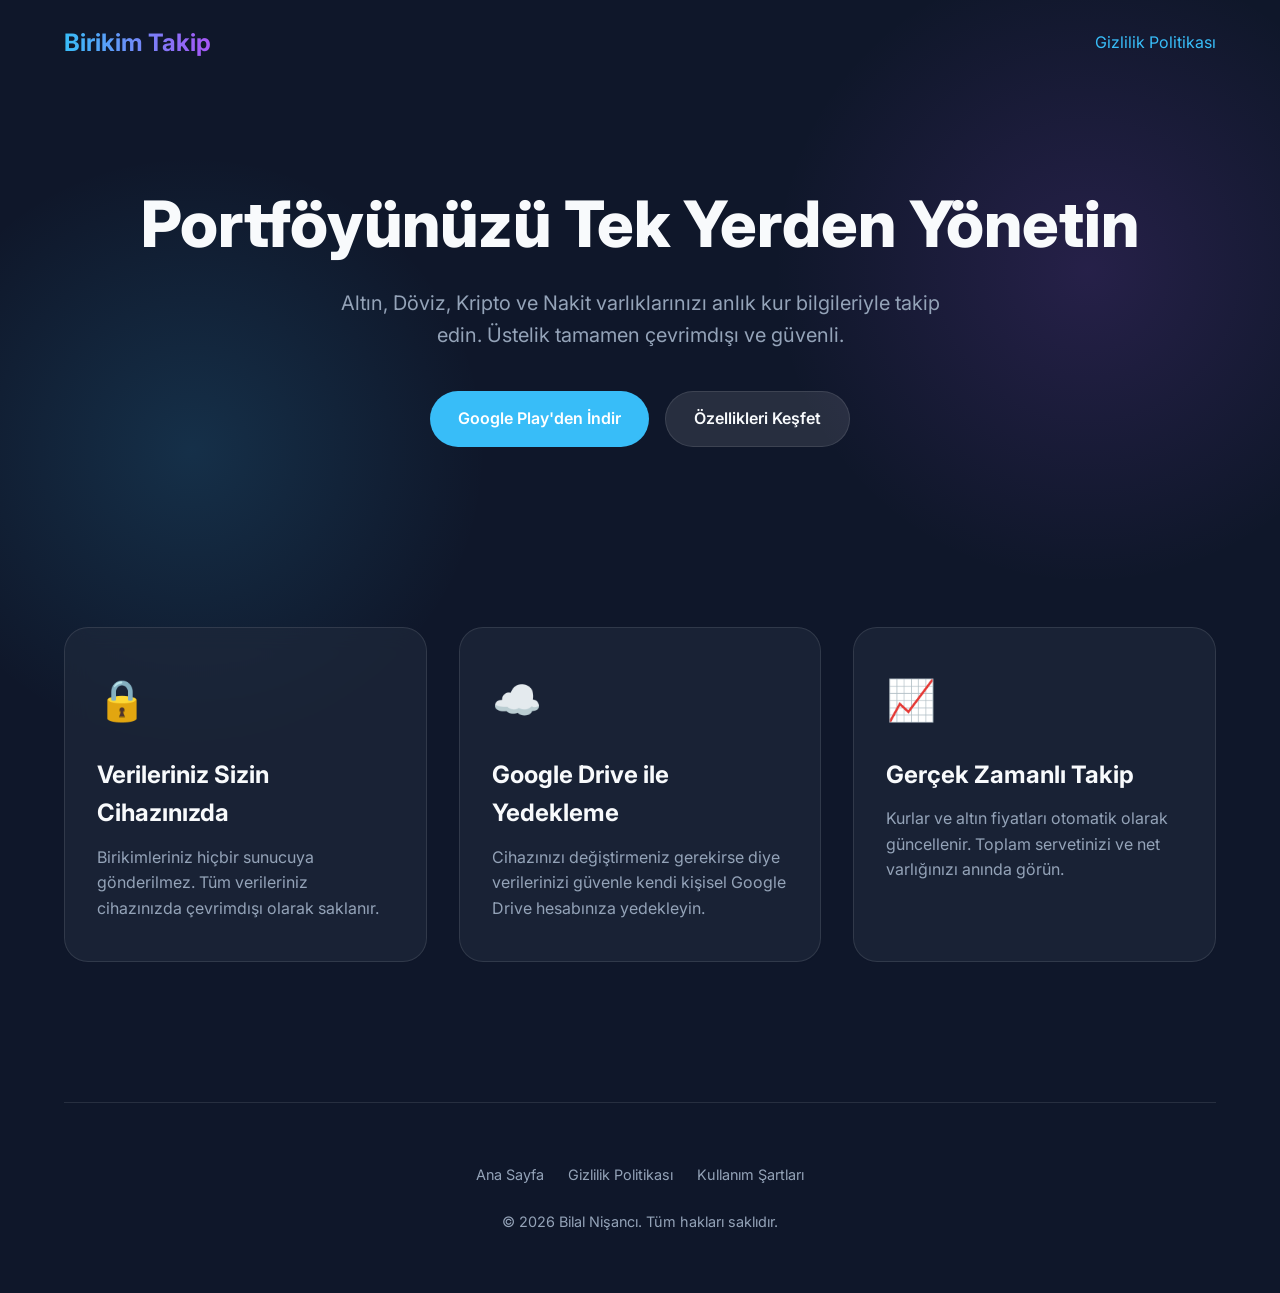
<file: index.html>
<!DOCTYPE html>
<html lang="tr">
<head>
    <meta charset="UTF-8">
    <meta name="viewport" content="width=device-width, initial-scale=1.0">
    <title>Birikim Takip: Altın, Döviz, Portföy</title>
    <link href="https://fonts.googleapis.com/css2?family=Inter:wght@400;600;800&display=swap" rel="stylesheet">
    <link rel="stylesheet" href="style.css">
</head>
<body>
    <div class="container">
        <header>
            <div class="logo">Birikim Takip</div>
            <nav>
                <a href="gizlilik.html">Gizlilik Politikası</a>
            </nav>
        </header>

        <section class="hero">
            <h1>Portföyünüzü Tek Yerden Yönetin</h1>
            <p>Altın, Döviz, Kripto ve Nakit varlıklarınızı anlık kur bilgileriyle takip edin. Üstelik tamamen çevrimdışı ve güvenli.</p>
            
            <div class="cta-buttons">
                <a href="#" class="btn btn-primary">Google Play'den İndir</a>
                <a href="#ozellikler" class="btn btn-secondary">Özellikleri Keşfet</a>
            </div>
        </section>

        <section id="ozellikler" class="features">
            <div class="feature-card">
                <div class="feature-icon">🔒</div>
                <h3>Verileriniz Sizin Cihazınızda</h3>
                <p>Birikimleriniz hiçbir sunucuya gönderilmez. Tüm verileriniz cihazınızda çevrimdışı olarak saklanır.</p>
            </div>
            
            <div class="feature-card">
                <div class="feature-icon">☁️</div>
                <h3>Google Drive ile Yedekleme</h3>
                <p>Cihazınızı değiştirmeniz gerekirse diye verilerinizi güvenle kendi kişisel Google Drive hesabınıza yedekleyin.</p>
            </div>
            
            <div class="feature-card">
                <div class="feature-icon">📈</div>
                <h3>Gerçek Zamanlı Takip</h3>
                <p>Kurlar ve altın fiyatları otomatik olarak güncellenir. Toplam servetinizi ve net varlığınızı anında görün.</p>
            </div>
        </section>

        <footer>
            <div class="footer-links">
                <a href="index.html">Ana Sayfa</a>
                <a href="gizlilik.html">Gizlilik Politikası</a>
                <a href="sartlar.html">Kullanım Şartları</a>
            </div>
            <p style="color: var(--text-secondary); font-size: 0.9rem;">&copy; 2026 Bilal Nişancı. Tüm hakları saklıdır.</p>
        </footer>
    </div>
</body>
</html>
</file>
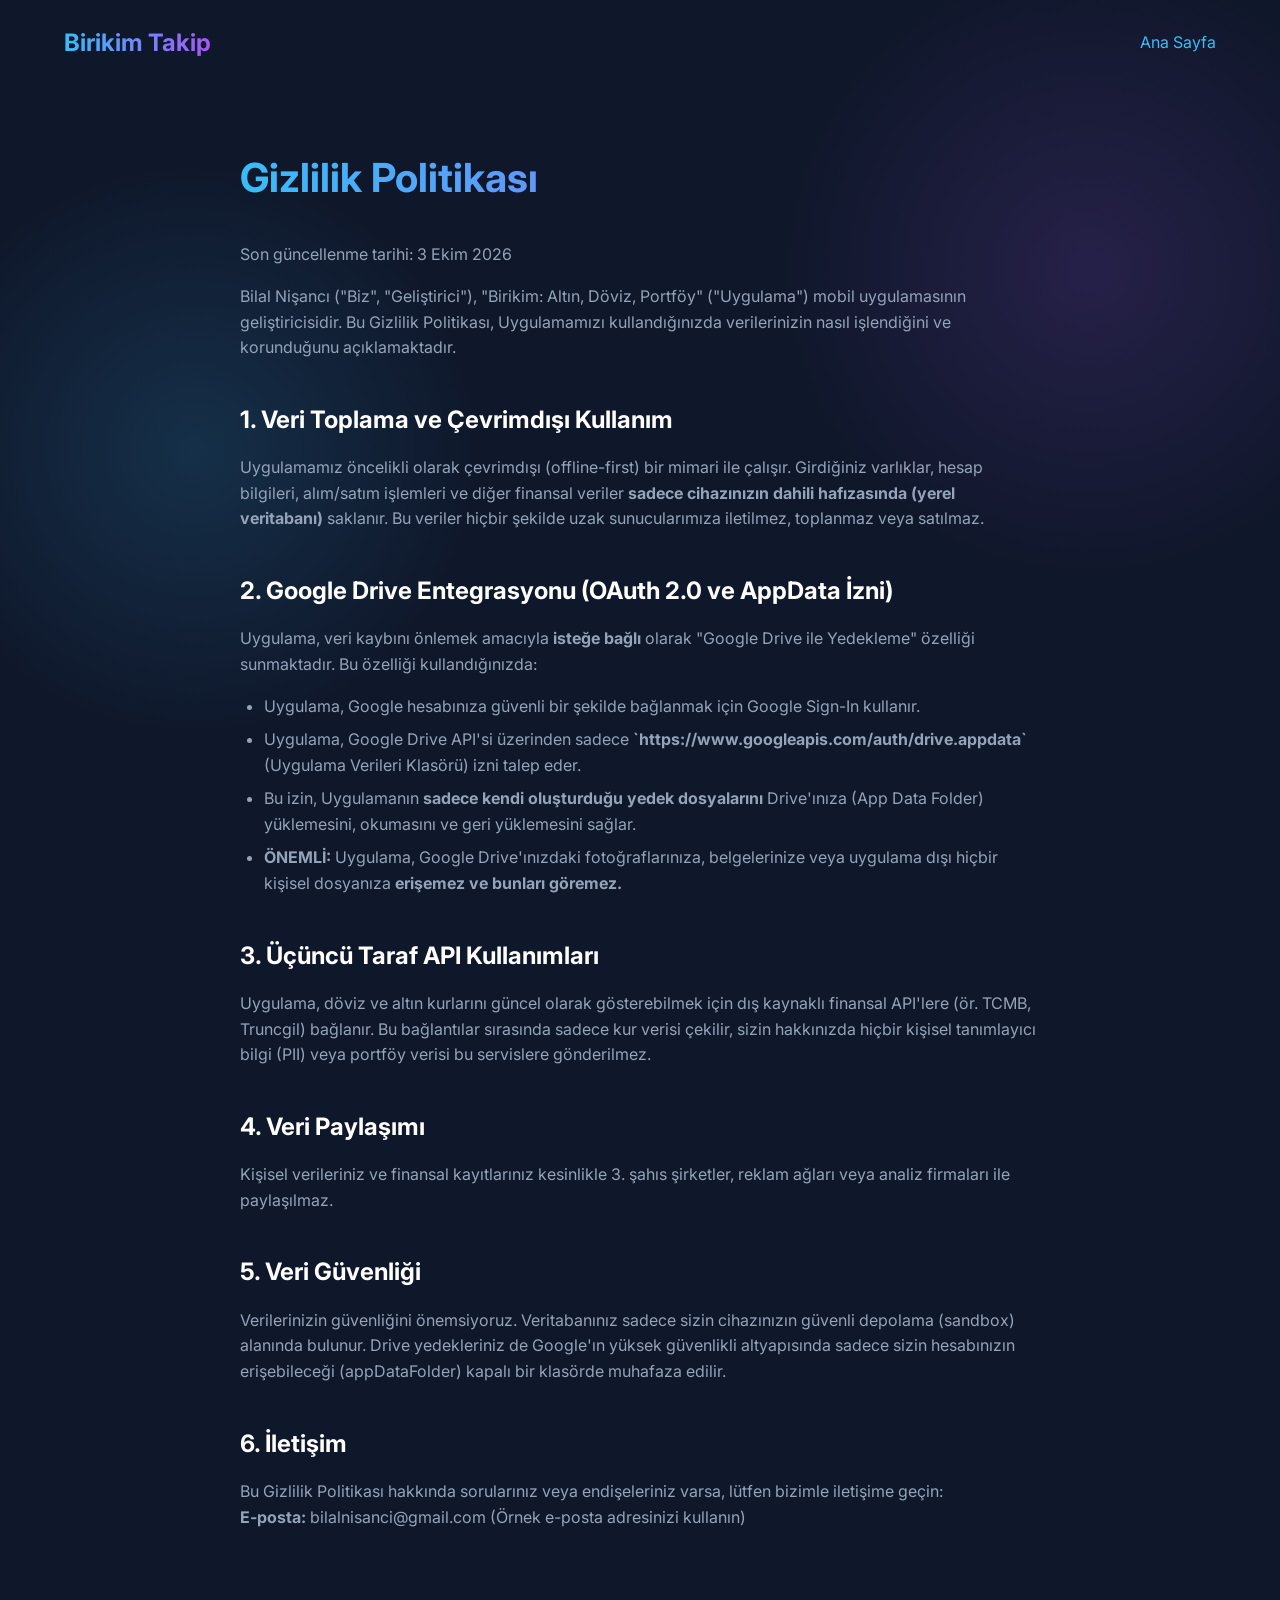
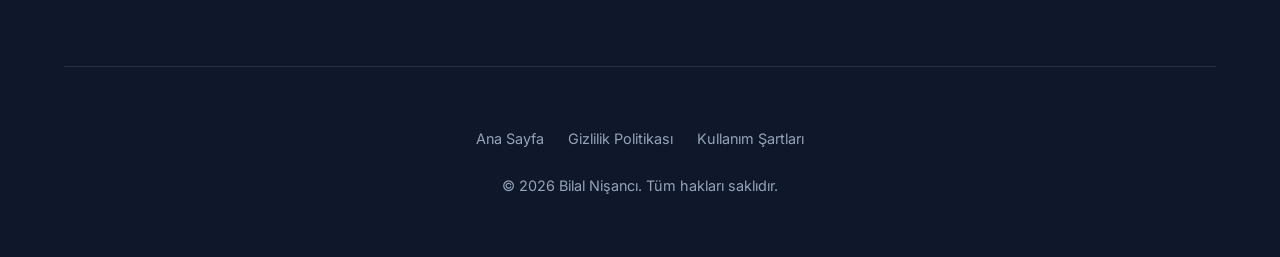
<file: gizlilik.html>
<!DOCTYPE html>
<html lang="tr">
<head>
    <meta charset="UTF-8">
    <meta name="viewport" content="width=device-width, initial-scale=1.0">
    <title>Gizlilik Politikası - Birikim Takip</title>
    <link href="https://fonts.googleapis.com/css2?family=Inter:wght@400;600;800&display=swap" rel="stylesheet">
    <link rel="stylesheet" href="style.css">
</head>
<body>
    <div class="container">
        <header>
            <div class="logo"><a href="index.html" style="color: inherit;">Birikim Takip</a></div>
            <nav>
                <a href="index.html">Ana Sayfa</a>
            </nav>
        </header>

        <section class="page-content">
            <h1>Gizlilik Politikası</h1>
            <p>Son güncellenme tarihi: 3 Ekim 2026</p>

            <p>Bilal Nişancı ("Biz", "Geliştirici"), "Birikim: Altın, Döviz, Portföy" ("Uygulama") mobil uygulamasının geliştiricisidir. Bu Gizlilik Politikası, Uygulamamızı kullandığınızda verilerinizin nasıl işlendiğini ve korunduğunu açıklamaktadır.</p>

            <h2>1. Veri Toplama ve Çevrimdışı Kullanım</h2>
            <p>Uygulamamız öncelikli olarak çevrimdışı (offline-first) bir mimari ile çalışır. Girdiğiniz varlıklar, hesap bilgileri, alım/satım işlemleri ve diğer finansal veriler <strong>sadece cihazınızın dahili hafızasında (yerel veritabanı)</strong> saklanır. Bu veriler hiçbir şekilde uzak sunucularımıza iletilmez, toplanmaz veya satılmaz.</p>

            <h2>2. Google Drive Entegrasyonu (OAuth 2.0 ve AppData İzni)</h2>
            <p>Uygulama, veri kaybını önlemek amacıyla <strong>isteğe bağlı</strong> olarak "Google Drive ile Yedekleme" özelliği sunmaktadır. Bu özelliği kullandığınızda:</p>
            <ul>
                <li>Uygulama, Google hesabınıza güvenli bir şekilde bağlanmak için Google Sign-In kullanır.</li>
                <li>Uygulama, Google Drive API'si üzerinden sadece <strong>`https://www.googleapis.com/auth/drive.appdata`</strong> (Uygulama Verileri Klasörü) izni talep eder.</li>
                <li>Bu izin, Uygulamanın <strong>sadece kendi oluşturduğu yedek dosyalarını</strong> Drive'ınıza (App Data Folder) yüklemesini, okumasını ve geri yüklemesini sağlar.</li>
                <li><strong>ÖNEMLİ:</strong> Uygulama, Google Drive'ınızdaki fotoğraflarınıza, belgelerinize veya uygulama dışı hiçbir kişisel dosyanıza <strong>erişemez ve bunları göremez.</strong></li>
            </ul>

            <h2>3. Üçüncü Taraf API Kullanımları</h2>
            <p>Uygulama, döviz ve altın kurlarını güncel olarak gösterebilmek için dış kaynaklı finansal API'lere (ör. TCMB, Truncgil) bağlanır. Bu bağlantılar sırasında sadece kur verisi çekilir, sizin hakkınızda hiçbir kişisel tanımlayıcı bilgi (PII) veya portföy verisi bu servislere gönderilmez.</p>

            <h2>4. Veri Paylaşımı</h2>
            <p>Kişisel verileriniz ve finansal kayıtlarınız kesinlikle 3. şahıs şirketler, reklam ağları veya analiz firmaları ile paylaşılmaz.</p>

            <h2>5. Veri Güvenliği</h2>
            <p>Verilerinizin güvenliğini önemsiyoruz. Veritabanınız sadece sizin cihazınızın güvenli depolama (sandbox) alanında bulunur. Drive yedekleriniz de Google'ın yüksek güvenlikli altyapısında sadece sizin hesabınızın erişebileceği (appDataFolder) kapalı bir klasörde muhafaza edilir.</p>

            <h2>6. İletişim</h2>
            <p>Bu Gizlilik Politikası hakkında sorularınız veya endişeleriniz varsa, lütfen bizimle iletişime geçin:<br>
            <strong>E-posta:</strong> bilalnisanci@gmail.com (Örnek e-posta adresinizi kullanın)</p>
        </section>

        <footer>
            <div class="footer-links">
                <a href="index.html">Ana Sayfa</a>
                <a href="gizlilik.html">Gizlilik Politikası</a>
                <a href="sartlar.html">Kullanım Şartları</a>
            </div>
            <p style="color: var(--text-secondary); font-size: 0.9rem;">&copy; 2026 Bilal Nişancı. Tüm hakları saklıdır.</p>
        </footer>
    </div>
</body>
</html>
</file>
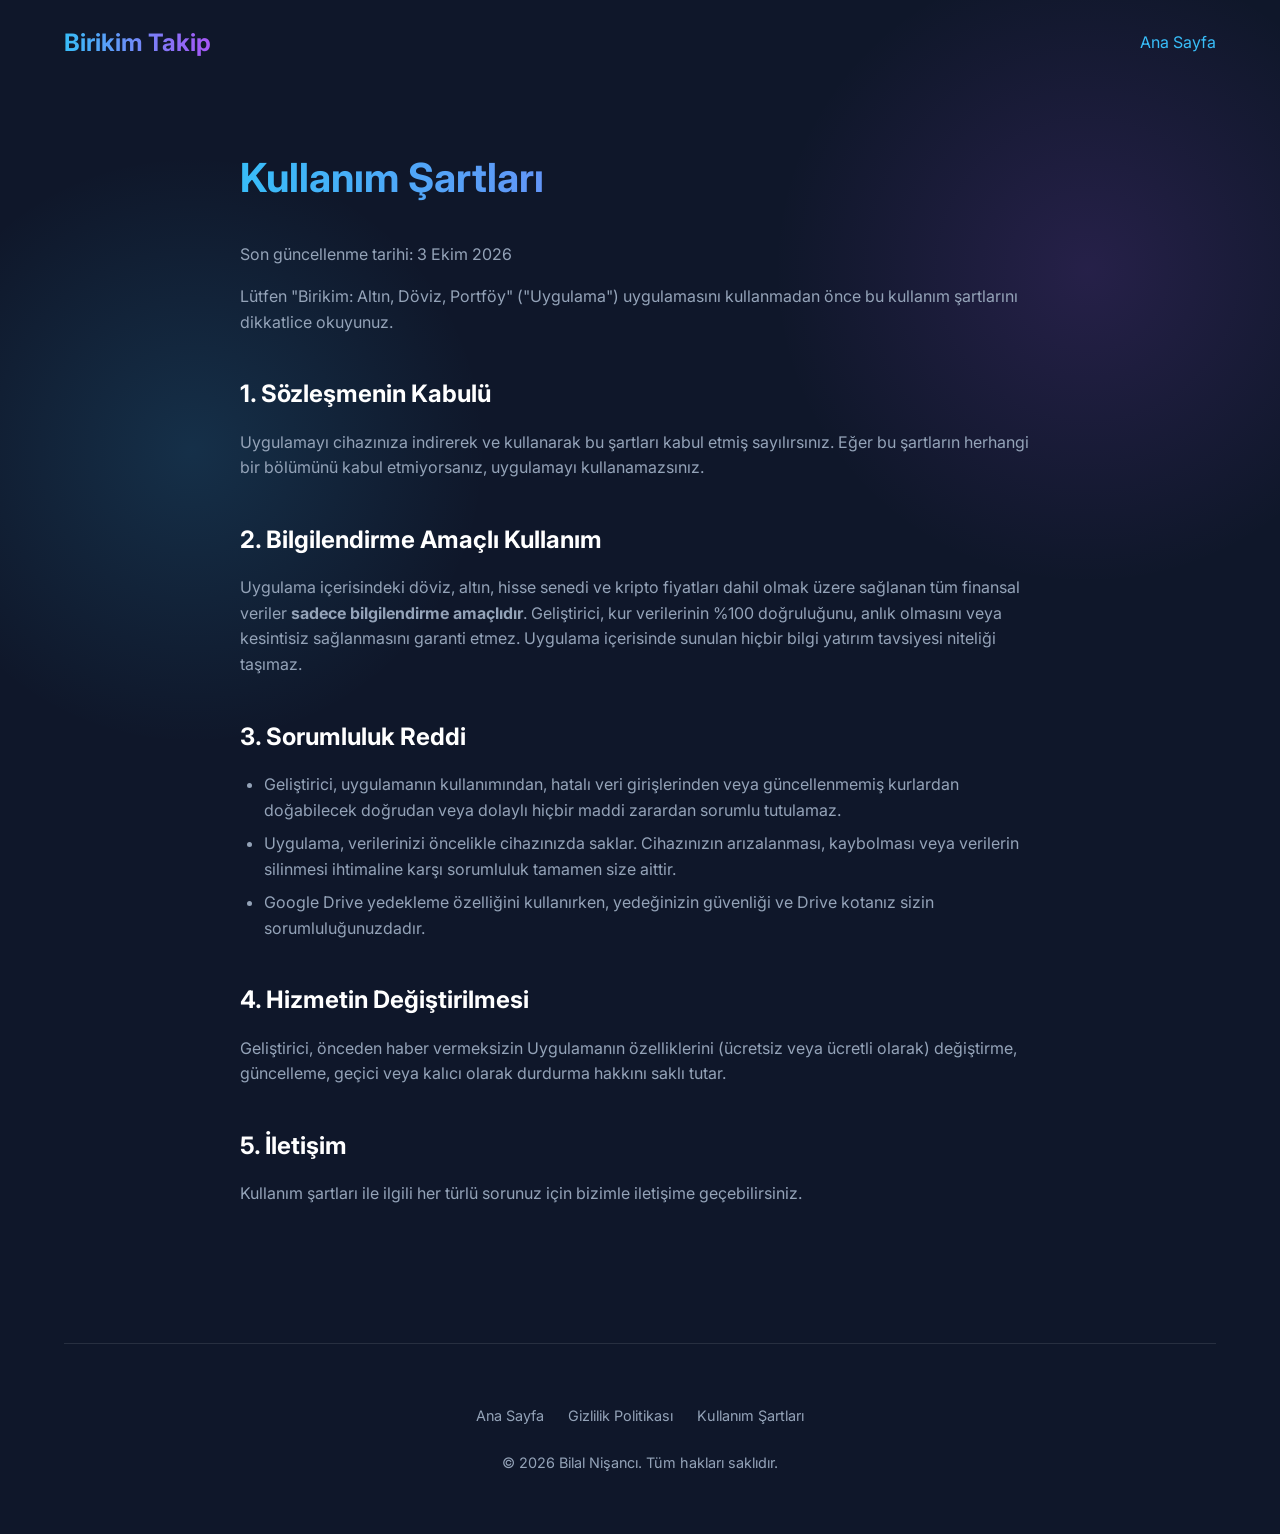
<file: sartlar.html>
<!DOCTYPE html>
<html lang="tr">
<head>
    <meta charset="UTF-8">
    <meta name="viewport" content="width=device-width, initial-scale=1.0">
    <title>Kullanım Şartları - Birikim Takip</title>
    <link href="https://fonts.googleapis.com/css2?family=Inter:wght@400;600;800&display=swap" rel="stylesheet">
    <link rel="stylesheet" href="style.css">
</head>
<body>
    <div class="container">
        <header>
            <div class="logo"><a href="index.html" style="color: inherit;">Birikim Takip</a></div>
            <nav>
                <a href="index.html">Ana Sayfa</a>
            </nav>
        </header>

        <section class="page-content">
            <h1>Kullanım Şartları</h1>
            <p>Son güncellenme tarihi: 3 Ekim 2026</p>

            <p>Lütfen "Birikim: Altın, Döviz, Portföy" ("Uygulama") uygulamasını kullanmadan önce bu kullanım şartlarını dikkatlice okuyunuz.</p>

            <h2>1. Sözleşmenin Kabulü</h2>
            <p>Uygulamayı cihazınıza indirerek ve kullanarak bu şartları kabul etmiş sayılırsınız. Eğer bu şartların herhangi bir bölümünü kabul etmiyorsanız, uygulamayı kullanamazsınız.</p>

            <h2>2. Bilgilendirme Amaçlı Kullanım</h2>
            <p>Uygulama içerisindeki döviz, altın, hisse senedi ve kripto fiyatları dahil olmak üzere sağlanan tüm finansal veriler <strong>sadece bilgilendirme amaçlıdır</strong>. Geliştirici, kur verilerinin %100 doğruluğunu, anlık olmasını veya kesintisiz sağlanmasını garanti etmez. Uygulama içerisinde sunulan hiçbir bilgi yatırım tavsiyesi niteliği taşımaz.</p>

            <h2>3. Sorumluluk Reddi</h2>
            <ul>
                <li>Geliştirici, uygulamanın kullanımından, hatalı veri girişlerinden veya güncellenmemiş kurlardan doğabilecek doğrudan veya dolaylı hiçbir maddi zarardan sorumlu tutulamaz.</li>
                <li>Uygulama, verilerinizi öncelikle cihazınızda saklar. Cihazınızın arızalanması, kaybolması veya verilerin silinmesi ihtimaline karşı sorumluluk tamamen size aittir.</li>
                <li>Google Drive yedekleme özelliğini kullanırken, yedeğinizin güvenliği ve Drive kotanız sizin sorumluluğunuzdadır.</li>
            </ul>

            <h2>4. Hizmetin Değiştirilmesi</h2>
            <p>Geliştirici, önceden haber vermeksizin Uygulamanın özelliklerini (ücretsiz veya ücretli olarak) değiştirme, güncelleme, geçici veya kalıcı olarak durdurma hakkını saklı tutar.</p>

            <h2>5. İletişim</h2>
            <p>Kullanım şartları ile ilgili her türlü sorunuz için bizimle iletişime geçebilirsiniz.</p>
        </section>

        <footer>
            <div class="footer-links">
                <a href="index.html">Ana Sayfa</a>
                <a href="gizlilik.html">Gizlilik Politikası</a>
                <a href="sartlar.html">Kullanım Şartları</a>
            </div>
            <p style="color: var(--text-secondary); font-size: 0.9rem;">&copy; 2026 Bilal Nişancı. Tüm hakları saklıdır.</p>
        </footer>
    </div>
</body>
</html>
</file>
<file: style.css>
:root {
  --bg-color: #0f172a;
  --text-primary: #f8fafc;
  --text-secondary: #94a3b8;
  --accent: #38bdf8;
  --accent-hover: #0284c7;
  --card-bg: rgba(30, 41, 59, 0.7);
  --glass-border: rgba(255, 255, 255, 0.1);
}

* {
  margin: 0;
  padding: 0;
  box-sizing: border-box;
}

body {
  font-family: 'Inter', sans-serif;
  background-color: var(--bg-color);
  color: var(--text-primary);
  line-height: 1.6;
  overflow-x: hidden;
  background-image: radial-gradient(circle at 15% 50%, rgba(56, 189, 248, 0.15), transparent 25%),
                    radial-gradient(circle at 85% 30%, rgba(168, 85, 247, 0.15), transparent 25%);
  background-attachment: fixed;
}

a {
  color: var(--accent);
  text-decoration: none;
  transition: color 0.3s ease;
}

a:hover {
  color: var(--text-primary);
}

.container {
  max-width: 1200px;
  margin: 0 auto;
  padding: 0 24px;
}

/* Navbar */
header {
  padding: 24px 0;
  display: flex;
  justify-content: space-between;
  align-items: center;
}

.logo {
  font-size: 1.5rem;
  font-weight: 700;
  background: linear-gradient(to right, #38bdf8, #a855f7);
  -webkit-background-clip: text;
  -webkit-text-fill-color: transparent;
}

/* Hero Section */
.hero {
  padding: 100px 0;
  text-align: center;
}

.hero h1 {
  font-size: 4rem;
  font-weight: 800;
  margin-bottom: 24px;
  line-height: 1.2;
}

.hero p {
  font-size: 1.25rem;
  color: var(--text-secondary);
  max-width: 600px;
  margin: 0 auto 40px auto;
}

.cta-buttons {
  display: flex;
  gap: 16px;
  justify-content: center;
}

.btn {
  display: inline-flex;
  align-items: center;
  padding: 14px 28px;
  border-radius: 999px;
  font-weight: 600;
  transition: transform 0.2s ease, box-shadow 0.2s ease;
}

.btn:hover {
  transform: translateY(-2px);
  box-shadow: 0 10px 20px rgba(56, 189, 248, 0.2);
}

.btn-primary {
  background-color: var(--accent);
  color: #fff;
}

.btn-primary:hover {
  background-color: var(--accent-hover);
  color: #fff;
}

.btn-secondary {
  background-color: rgba(255, 255, 255, 0.1);
  color: var(--text-primary);
  border: 1px solid var(--glass-border);
}

/* Features */
.features {
  padding: 80px 0;
  display: grid;
  grid-template-columns: repeat(auto-fit, minmax(300px, 1fr));
  gap: 32px;
}

.feature-card {
  background: var(--card-bg);
  backdrop-filter: blur(12px);
  border: 1px solid var(--glass-border);
  border-radius: 24px;
  padding: 40px 32px;
  text-align: left;
  transition: transform 0.3s ease;
}

.feature-card:hover {
  transform: translateY(-5px);
  border-color: rgba(56, 189, 248, 0.5);
}

.feature-icon {
  font-size: 2.5rem;
  margin-bottom: 24px;
}

.feature-card h3 {
  font-size: 1.5rem;
  margin-bottom: 12px;
}

.feature-card p {
  color: var(--text-secondary);
}

/* Footer */
footer {
  padding: 60px 0;
  text-align: center;
  border-top: 1px solid var(--glass-border);
  margin-top: 60px;
}

.footer-links {
  display: flex;
  justify-content: center;
  gap: 24px;
  margin-bottom: 24px;
}

.footer-links a {
  color: var(--text-secondary);
  font-size: 0.9rem;
}

.footer-links a:hover {
  color: var(--text-primary);
}

/* Page Content (For Privacy/Terms) */
.page-content {
  padding: 60px 0;
  max-width: 800px;
  margin: 0 auto;
}

.page-content h1 {
  font-size: 2.5rem;
  margin-bottom: 32px;
  background: linear-gradient(to right, #38bdf8, #a855f7);
  -webkit-background-clip: text;
  -webkit-text-fill-color: transparent;
}

.page-content h2 {
  font-size: 1.5rem;
  margin-top: 40px;
  margin-bottom: 16px;
  color: #fff;
}

.page-content p {
  margin-bottom: 16px;
  color: var(--text-secondary);
}

.page-content ul {
  margin-bottom: 24px;
  padding-left: 24px;
  color: var(--text-secondary);
}

.page-content li {
  margin-bottom: 8px;
}
</file>
